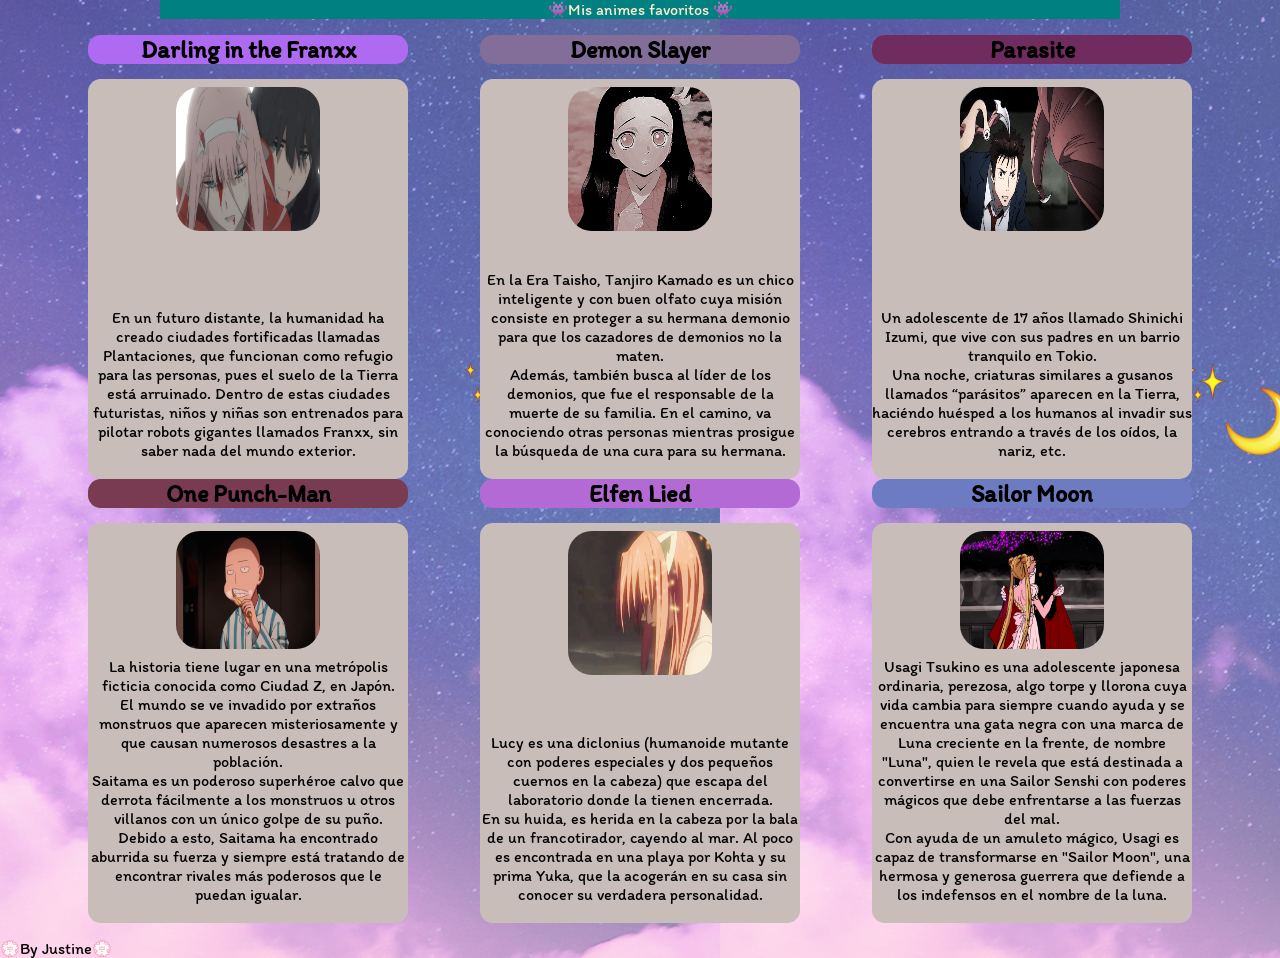
<file: index.html>
<!DOCTYPE html>
<html lang="en">
  <head>
    <meta charset="UTF-8" />
    <meta http-equiv="X-UA-Compatible" content="IE=edge" />
    <meta name="viewport" content="width=device-width, initial-scale=1.0" />
    <title>desafio</title>
    <link rel="stylesheet" href="style.css" />
    <link rel="preconnect" href="https://fonts.gstatic.com">
<link href="https://fonts.googleapis.com/css2?family=Itim&display=swap" rel="stylesheet">
  </head>
  <body>
    
    <header>
      <div class="header"> 👾Mis animes favoritos 👾</div>
    </header>
    <main>
      <section class="lista-anime">
        <div class="contenedor">
            <div class="titulo" id="anime-1">
              <h2>Darling in the Franxx</h2> </div>
            <div class="anime" id="darling">
              <img class="franx" src="img/franx.gif" alt="Franxx">
              En un futuro distante, la humanidad ha creado ciudades
              fortificadas llamadas Plantaciones, que funcionan como refugio
              para las personas, pues el suelo de la Tierra está arruinado.
              Dentro de estas ciudades futuristas, niños y niñas son entrenados
              para pilotar robots gigantes llamados Franxx, sin saber nada del
              mundo exterior.
            </div>
          </div>
        </div>


        <div class="contenedor">
          <div class="titulo" id="anime-2">
            <h2>Demon Slayer</h2>
          </div>
          <div class="anime" id="demon">
            <img src="img/demon.gif" alt="demon">
            En la Era Taisho, Tanjiro Kamado es un chico inteligente y con buen olfato cuya misión consiste en proteger a su hermana demonio para que los cazadores de demonios no la maten. 
            <br>
            Además, también busca al líder de los demonios, que fue el responsable de la muerte de su familia. En el camino, va conociendo otras personas mientras prosigue la búsqueda de una cura para su hermana.
          </div>
        </div>
      </div>


      <div class="contenedor">
        <div class="titulo" id="anime-3">
          <h2> Parasite</h2>
        </div>
        <div class="anime" id="parasite">
          <img src="img/parasite.gif" alt="parasite">
          Un adolescente de 17 años llamado Shinichi Izumi, que vive con sus padres en un barrio tranquilo en Tokio. 
          <br> Una noche, criaturas similares a gusanos llamados “parásitos” aparecen en la Tierra, haciéndo huésped a los humanos al invadir sus cerebros entrando a través de los oídos, la nariz, etc.
        </div>
      </div>
    </div>

    <div class="contenedor">
      <div class="titulo" id="anime-4">
        <h2>One Punch-Man</h2>
      </div>
      <div class="anime" id="punch">
        <img src="img/saitama.gif" alt="pelon">
        La historia tiene lugar en una metrópolis ficticia conocida como Ciudad Z, en Japón. 
        <br>El mundo se ve invadido por extraños monstruos que aparecen misteriosamente y que causan numerosos desastres a la población. 
        <br>Saitama es un poderoso superhéroe calvo que derrota fácilmente a los monstruos u otros villanos con un único golpe de su puño. Debido a esto, Saitama ha encontrado aburrida su fuerza y siempre está tratando de encontrar rivales más poderosos que le puedan igualar.
      </div>
    </div>
  </div>


  <div class="contenedor">
    <div class="titulo" id="anime-5">
      <h2>Elfen Lied</h2>
    </div>
    <div class="anime" id="elfen">
      <img src="img/elfen.gif" alt="elf">
      Lucy es una diclonius (humanoide mutante con poderes especiales y dos pequeños cuernos en la cabeza) que escapa del laboratorio donde la tienen encerrada. 
      <br>En su huida, es herida en la cabeza por la bala de un francotirador, cayendo al mar. Al poco es encontrada en una playa por Kohta y su prima Yuka, que la acogerán en su casa sin conocer su verdadera personalidad.
    </div>
  </div>
</div>



<div class="contenedor">
  <div class="titulo" id="anime-6">
    <h2>Sailor Moon</h2>
  </div>
  <div class="anime" id="sailor">
    <img src="img/sailor.gif" alt="sailor">
  
    Usagi Tsukino es una adolescente japonesa ordinaria, perezosa, algo torpe y llorona cuya vida cambia para siempre cuando ayuda y se encuentra una gata negra con una marca de Luna creciente en la frente, de nombre "Luna", quien le revela que está destinada a convertirse en una Sailor Senshi con poderes mágicos que debe enfrentarse a las fuerzas del mal.
    <br>Con ayuda de un amuleto mágico, Usagi es capaz de transformarse en "Sailor Moon", una hermosa y generosa guerrera que defiende a los indefensos en el nombre de la luna.    
  
  
  </div>
</div>
</div>

      </section>
    </main>
  </body>


  <footer>
     💮By Justine💮
        

  </footer>
</html>
</file>
<file: style.css>
* {
  box-sizing: border-box;
  margin: 0;
  padding: 0;
}

html {
  background-image: url(img/fondo.png);
  font-family: "Itim", cursive;
  font-size: 100%;
}

.main {
  width: 100%;
  height: 500px;
  border: 10px solid grey;
  padding: 2em 2em;
}

.header {
  text-align: center;
  color: blanchedalmond;
  background-color: teal;
  margin: 0 10rem;
  font-size: 1em;
}

.lista-anime {
  display: flex;
  flex-direction: row;
  justify-content: space-evenly;
  padding: 1rem;
  flex-wrap: wrap;
}

.contenedor {
  text-align: center;
  flex-direction: column;
  align-items: center;
}

.titulo {
  font-size: 1rem;
  width: 20rem;
  border-radius: 0.8rem;
  text-align: center;
  top: 1rem;
  margin-bottom: 15px;
}

.titulo > h2 {
  display: flex;
  justify-content: center;
  align-content: center;
}

.anime {
  height: 25rem;
  width: 20rem;
  font-size: 1em;
  border-radius: 0.8rem;
  display: flex;
  flex-direction: column;
  align-items: center;
  justify-content: space-between;
  padding-bottom: 1.2rem;
}

img {
  width: 10em;
  height: 10rem;
  border-radius: 2em;
  padding: 0.5em;
}

#anime-1 {
  background-color: #ae6bf2;
  color: black;
  justify-content: center;
  font-size: 1rem;
  padding: 1rem 2;
}

#anime-2 {
  background-color: #836d99;
  color: black;
  justify-content: center;
  font-size: 1rem;
  padding: 1rem 2;
}

#anime-3 {
  background-color: #702c5f;
  color: black;
  justify-content: center;
  font-size: 1rem;
  padding: 1rem 2;
}

#anime-4 {
  background-color: #783b51;
  color: black;
  justify-content: center;
  font-size: 1rem;
  padding: 1rem 2;
}
#anime-5 {
  background-color: #b46ad4;
  color: black;
  justify-content: center;
  font-size: 1rem;
  padding: 1rem 2;
}

#anime-6 {
  background-color: #6d7bc2;
  color: black;
  justify-content: center;
  font-size: 1rem;
  padding: 1rem 2;
}

/*colores de fondo*/
#demon {
  background-color: #c9bdba;
}

#parasite {
  background-color: #c9bdba;
}

#darling {
  background-color: #c9bdba;
}

#punch {
  background-color: #c9bdba;
}

#elf {
  background-color: #c9bdba;
}

#elfen {
  background-color: #c9bdba;
}

#sailor {
  background-color: #c9bdba;
}
</file>
